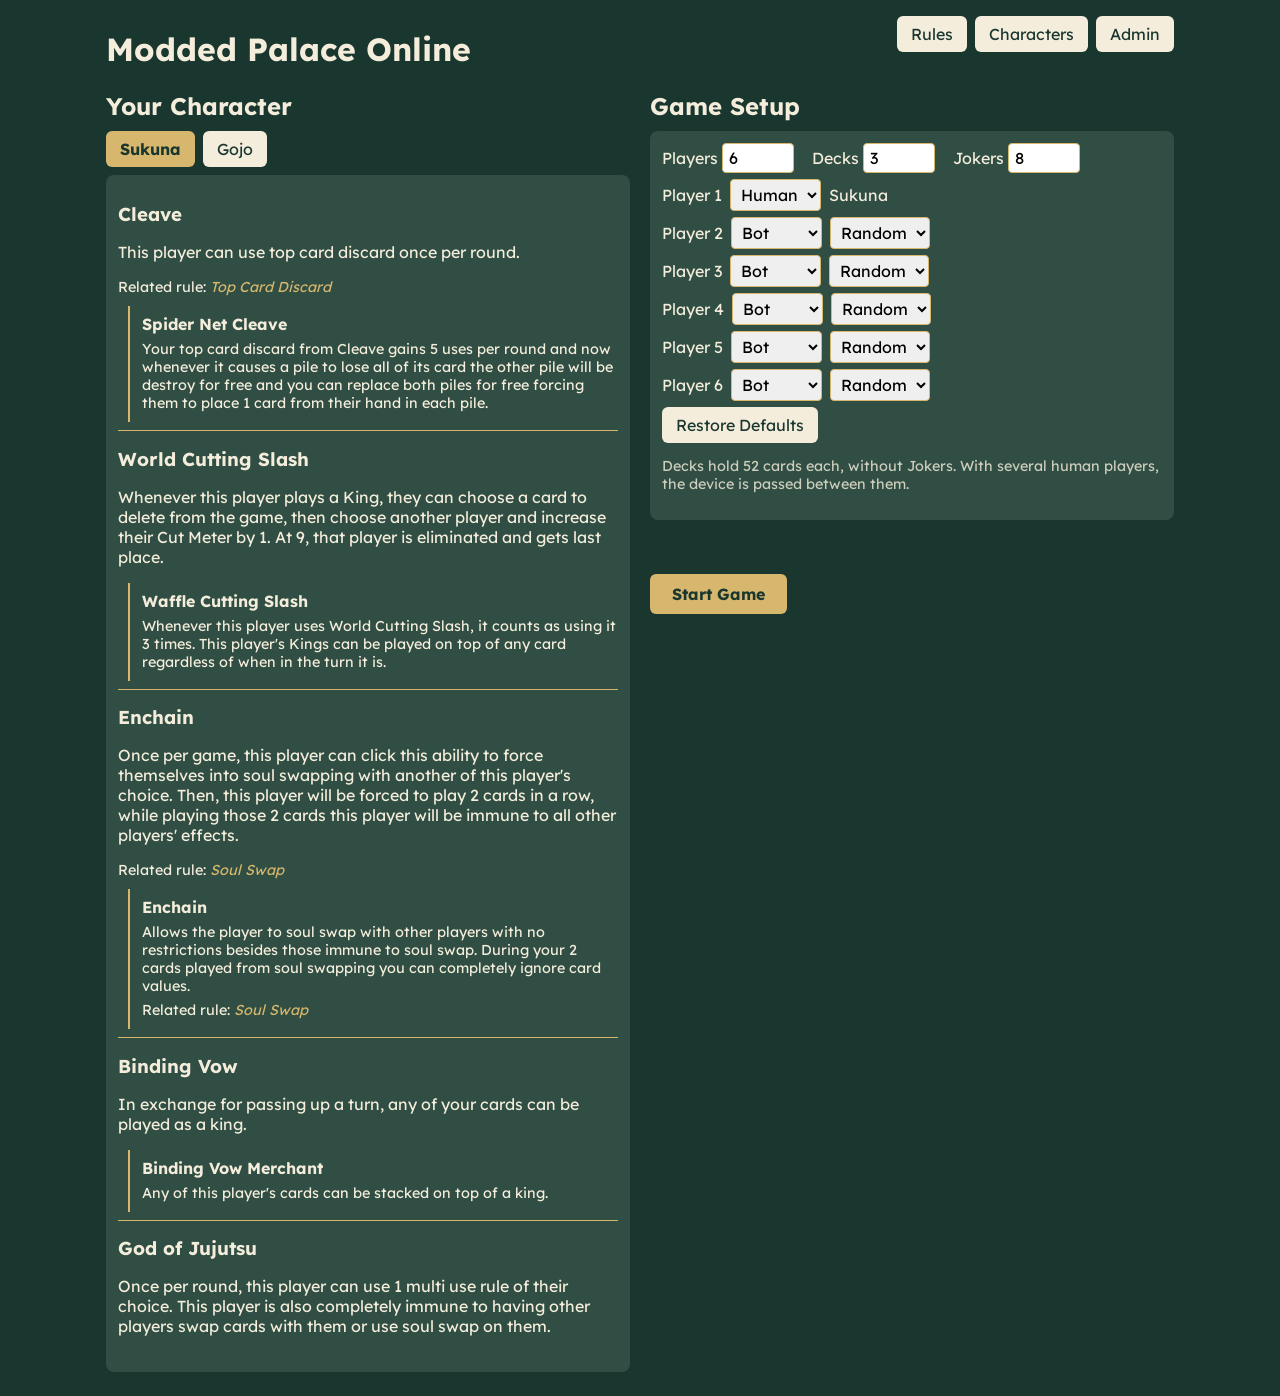
<file: modded-palace-website/index.html>
<!DOCTYPE html>
<html lang="en">
	<head>
		<meta charset="utf-8">
		<meta name="viewport" content="width=device-width, initial-scale=1">
		<title>Modded Palace Online</title>
		<link href='https://fonts.googleapis.com/css?family=Lexend' rel='stylesheet'>
		<link rel="stylesheet" type="text/css" href="style.css">
		<script>
			window.addEventListener("error", (event) => {
				const loading = document.getElementById("loading");
				const message = document.getElementById("loading-text");
				if (!loading || loading.hidden || !message) return;
				if (event.target && event.target.tagName === "SCRIPT") {
					message.textContent = "Could not load " + event.target.src.split("/").pop() + ".";
				} else {
					message.textContent = "Could not start: " + (event.message || "JavaScript error");
				}
			}, true);
		</script>
		<script src="game-engine.js" defer></script>
		<script src="script.js" defer></script>
	</head>
	<body>
		<div id="loading">
			<h1>Modded Palace Online</h1>
			<p id="loading-text">Loading the game...</p>
		</div>

		<main id="setup" hidden>
			<header>
				<h1>Modded Palace Online</h1>
				<div class="toolbar">
					<a class="button-link" href="#rules">Rules</a>
					<a class="button-link" href="#characters">Characters</a>
					<button class="open-admin" type="button">Admin</button>
				</div>
			</header>
			<div class="columns">
				<section>
					<h2>Your Character</h2>
					<div id="character-list" class="list"></div>
					<div id="character-details" class="panel" aria-live="polite"></div>
				</section>
				<section>
					<h2>Game Setup</h2>
					<div class="panel">
						<label>Players <input id="player-count" type="number" min="2"></label>
						<label>Decks <input id="deck-count" type="number" min="1"></label>
						<label>Jokers <input id="joker-count" type="number" min="0"></label>
						<div id="player-rows"></div>
						<button id="restore-defaults" type="button">Restore Defaults</button>
						<p class="hint">Decks hold 52 cards each, without Jokers. With several human players, the device is passed between them.</p>
					</div>
					<p id="setup-error" class="error"></p>
					<button id="start" type="button" class="primary">Start Game</button>
				</section>
			</div>
		</main>

		<main id="game" hidden>
			<header>
				<div id="status"></div>
				<div class="toolbar">
					<a class="button-link" href="#action-log">Action Log</a>
					<a class="button-link" href="#rules">Rules</a>
					<a class="button-link" href="#characters">Characters</a>
					<button class="open-admin" type="button">Admin</button>
					<button id="new-game" type="button">New Game</button>
				</div>
			</header>
			<div id="table-layout" class="table-layout">
				<aside id="left-players" class="opponent-rail" aria-label="Opponents on the left"></aside>
				<section id="center-table" aria-label="Table">
					<section id="top-piles" class="top-piles" aria-label="Destroyed and deleted piles"></section>
					<p id="play-prompt" aria-live="polite"></p>
					<div class="center-piles">
						<div id="draw-pile-left"></div>
						<div id="discard-piles"></div>
						<div id="draw-pile-right"></div>
					</div>
				</section>
				<aside id="right-players" class="opponent-rail" aria-label="Opponents on the right"></aside>
				<section id="hand-area" aria-label="Your Cards">
					<div class="hand-header">
						<strong class="hand-player-label">You</strong>
						<h2 id="hand-title"></h2>
					</div>
					<div class="hand-content">
						<div id="cards" class="cards"></div>
						<div class="hand-controls">
							<div id="draw-choice"></div>
							<div id="actions" class="actions"></div>
						</div>
					</div>
				</section>
			</div>
		</main>

		<main class="reference-page" id="rules" hidden>
			<header class="reference-header">
				<h1>Palace Rules</h1>
				<div class="toolbar">
					<a class="button-link" href="#characters">Characters</a>
					<a class="button-link" href="#action-log">Action Log</a>
					<a class="button-link" data-return href="#setup">Return to game</a>
				</div>
			</header>

			<section class="panel">
				<h2>Goal</h2>
				<p>Get rid of all of your cards before everyone else. Cards are played from your hand first, then your face-up cards, then your face-down cards. Players who run out finish in order; the last player left is last place.</p>
			</section>
			<section class="panel">
				<h2>Setup</h2>
				<p>Every player is dealt 3 face-down cards and 6 cards in hand, then keeps 3 of the 6 face-up on the table. The rest of the deck is split into two draw piles. One card from each draw pile starts the two discard piles (a Joker is reshuffled back; a 10 destroys its pile right away).</p>
				<p>You choose the number of players (human or bot), the number of 52-card decks and the number of Jokers before the game starts.</p>
			</section>
			<section class="panel">
				<h2>Taking a Turn</h2>
				<p>There are two discard piles. On your turn you choose one of them and play at least one card on it. Any extra cards you play in the same turn must go on that same pile. Press End turn when you are done.</p>
				<p>Your hand is topped up to 3 cards after each play while the draw piles last. Face-up cards can only be played once your hand and both draw piles are empty, and face-down cards after that (you play them blind).</p>
				<p>The first card you play must be equal to or higher than the top card of the pile (Jack 11, Queen 12, King 13, Ace 14). An empty pile accepts anything.</p>
				<p>After your first card, you can keep stacking on the pile you just played on, as long as each card is the same value as the top card or exactly one higher.</p>
			</section>
			<section class="panel">
				<h2>Special Cards</h2>
				<p><strong>2:</strong> Can be played on anything as your first card, and later only on top of an Ace or another 2.</p>
				<p><strong>10:</strong> As the first card of your turn it can be played on anything. Any 10 destroys the whole pile it is played on, moving it to the destroyed pile.</p>
				<p><strong>Joker:</strong> Wild. You choose its value from 2 to 14 when you play it. A Joker in hand before you play can also be spent to evolve an ability. Face-Down Jokers count as Aces.</p>
				<p><strong>Ace:</strong> The highest card. Only an Ace, a 2, a 10 or a Joker can go on top of an Ace.</p>
			</section>
			<section class="panel">
				<h2>Picking Up</h2>
				<p>If you cannot play, or your first card is illegal, you pick up both discard piles and your turn ends. An illegal card after your first play is blocked and ends your turn without picking anything up. A face-down card that turns out to be illegal also makes you pick up both piles.</p>
			</section>
			<section class="panel">
				<h2>Characters, Abilities, and Evolutions</h2>
				<p>Each player has a character with abilities. Some abilities can evolve: spend a Joker from your hand before you play any card and your turn ends, but the ability becomes its evolved version. Evolved abilities keep the base ability's behavior unless stated otherwise.</p>
				<p>Abilities whose name contains (Domain) are domains and follow Domain Clashing. See the <a href="#characters">character descriptions</a>.</p>
			</section>
			<section class="panel" id="multi-use-rules">
				<h2>Multi-use Rules</h2>
				<p>Abilities are built from these reusable rules. Characters can gain them from their abilities, and God of Jujutsu lets its owner use any of them.</p>
				<article class="track" id="top-card-discard"><h3>Top Card Discard</h3><p>On your turn, remove the top card from one chosen discard pile and move it to the destroyed pile. This rule can be used once per round.</p></article>
				<article class="track" id="stack-destroy"><h3>Stack Destroy</h3><p>When you play a card with the same value as the top card you played on that pile, destroy the entire pile, including both cards. This rule can trigger multiple times in a round.</p></article>
				<article class="track" id="i-t"><h3>I-T</h3><p>This player is immune to all effects from other players.</p></article>
				<article class="track" id="quick-grab"><h3>Quick Grab</h3><p>When another player plays a specific card value, this player can add that card and add it to their own hand.</p></article>
				<article class="track" id="soul-swap"><h3>Soul Swap</h3><p>Two players swap all their cards, including face-up and face-down cards.</p></article>
				<article class="track" id="card-swapping"><h3>Card Swapping</h3><p>This player can swap a specific card for another as long as they can see the card.</p></article>
				<article class="track" id="reveal"><h3>Reveal</h3><p>Every player this is applied to has to reveal one card of their choice that is hidden from other players. This lasts until the card is played.</p></article>
				<article class="track" id="rescue-draw"><h3>Rescue Draw</h3><p>Once every 2 rounds you can choose to draw 2 cards from the draw pile or if the draw pile is gone you can take 1 card of your choice from the destroyed pile.</p></article>
				<article class="track" id="full-hand"><h3>Full Hand</h3><p>This player picks up all of their face-up and face-down cards and adds them to their hand.</p></article>
			</section>
			<section class="panel" id="domain-clashing">
				<h2>Domain Clashing</h2>
				<p>Any ability with (Domain) in its name is a domain. If anyone opens a domain, anyone with a domain, even an upgraded one they haven't unlocked, can instantly open theirs to clash. Without the domain unlocked, you can decrease its refinement by 1, expend a Joker from your hand, or exchange one of your upgraded abilities.</p>
				<ul>
					<li>Every round that passes while clashing, the refinement of all clashing domains decreases by 1; at 0 the domain breaks.</li>
					<li>A player who has their turn canceled or picks up the piles has their domain shatter instantly.</li>
					<li>A domain with greater refinement than an opponent's shatters that opponent's domain at the end of the round.</li>
					<li>Each turn while clashing you may draw a card: a royal (Jack, Queen, King) blocks the next refinement decrease, a Joker adds 1 refinement, and a 2-5 removes 1 refinement.</li>
					<li>Domain effects are disabled while domains are clashing.</li>
					<li>With 3 or more domains open, a player who isn't clashing can expend a Joker to decrease one domain's refinement by 1.</li>
					<li>A domain stays open until it breaks, shatters, a player picks up the piles or has a turn canceled, or its time limit runs out (usually 3 rounds, set per domain).</li>
					<li>An "open" domain can't break during a clash, but if an opponent's refinement is higher, their domain's effect still lands.</li>
				</ul>
			</section>
		</main>

		<main class="reference-page" id="characters" hidden>
			<header class="reference-header">
				<h1>Palace Characters</h1>
				<div class="toolbar">
					<a class="button-link" href="#rules">Rules</a>
					<a class="button-link" href="#action-log">Action Log</a>
					<a class="button-link" data-return href="#setup">Return to game</a>
				</div>
			</header>
			<p class="reference-intro">Choose a character in the game setup. Each character has five abilities; some abilities can evolve by spending a Joker before playing a card.</p>
			<section class="panel character-sheet" id="sukuna" data-character="Sukuna">
				<h2>Sukuna</h2>
				<article class="track" id="cleave">
					<h3>Cleave</h3>
					<p>This player can use top card discard once per round.</p>
					<p class="rule-links">Related rule: <a href="#top-card-discard">Top Card Discard</a></p>
					<div class="evolution"><h4>Spider Net Cleave</h4><p>Your top card discard from Cleave gains 5 uses per round and now whenever it causes a pile to lose all of its card the other pile will be destroy for free and you can replace both piles for free forcing them to place 1 card from their hand in each pile.</p></div>
				</article>
				<article class="track" id="world-cutting-slash">
					<h3>World Cutting Slash</h3>
					<p>Whenever this player plays a King, they can choose a card to delete from the game, then choose another player and increase their Cut Meter by 1. At 9, that player is eliminated and gets last place.</p>
					<div class="evolution"><h4>Waffle Cutting Slash</h4><p>Whenever this player uses World Cutting Slash, it counts as using it 3 times. This player's Kings can be played on top of any card regardless of when in the turn it is.</p></div>
				</article>
				<article class="track" id="enchain">
					<h3>Enchain</h3>
					<p>Once per game, this player can click this ability to force themselves into soul swapping with another of this player's choice. Then, this player will be forced to play 2 cards in a row, while playing those 2 cards this player will be immune to all other players' effects.</p>
					<p class="rule-links">Related rule: <a href="#soul-swap">Soul Swap</a></p>
					<div class="evolution"><h4>Enchain</h4><p>Allows the player to soul swap with other players with no restrictions besides those immune to soul swap. During your 2 cards played from soul swapping you can completely ignore card values.</p><p class="rule-links">Related rule: <a href="#soul-swap">Soul Swap</a></p></div>
				</article>
				<article class="track" id="binding-vow">
					<h3>Binding Vow</h3>
					<p>In exchange for passing up a turn, any of your cards can be played as a king.</p>
					<div class="evolution"><h4>Binding Vow Merchant</h4><p>Any of this player's cards can be stacked on top of a king.</p></div>
				</article>
				<article class="track" id="god-of-jujutsu">
					<h3>God of Jujutsu</h3>
					<p>Once per round, this player can use 1 multi use rule of their choice. This player is also completely immune to having other players swap cards with them or use soul swap on them.</p>
				</article>
			</section>
			<section class="panel character-sheet" id="gojo" data-character="Gojo">
				<h2>Gojo</h2>
				<article class="track" id="hollow-purple">
					<h3>Hollow Purple</h3>
					<p>This player gains the ability to stack destroy.</p>
					<p class="rule-links">Related rule: <a href="#stack-destroy">Stack Destroy</a></p>
					<div class="evolution"><h4>Max Purple</h4><p>When this player plays 3 cards in a row it will activate stack destroy as if they stacked 2 cards in a row.</p></div>
				</article>
				<article class="track" id="limitless-barrier">
					<h3>Limitless Barrier</h3>
					<p>Whenever this player plays an Ace, they will gain a passive for however many they stacked. For 1 Ace, the player will gain I-T for 2 rounds. For 2 Aces, they will gain all of the previously listed abilities along with being able to pick up one of their face-down cards. For 3 Aces, the player will be able to pick up all of their face-down cards, along with I-T being applied for 3 rounds. Should 4 Aces be played, this player will be able to replace their hand with cards from the deleted pile along with this ability instantly being upgraded.</p>
					<p class="rule-links">Related rule: <a href="#i-t">I-T</a></p>
					<div class="evolution"><h4>Perfected Limitless</h4><p>When this ability is evolved this player will gain I-T for the rest of the game along with gaining the Quick Grab ability for Aces.</p><p class="rule-links">Related rules: <a href="#i-t">I-T</a>, <a href="#quick-grab">Quick Grab</a></p></div>
				</article>
				<article class="track" id="lapse-blue">
					<h3>Lapse Blue</h3>
					<p>Card Swapping with 5's and apply reveal on every other player when swapping cards.</p>
					<p class="rule-links">Related rules: <a href="#card-swapping">Card Swapping</a>, <a href="#reveal">Reveal</a></p>
					<div class="evolution"><h4>Reversal Red</h4><p>The user can use card swapping with the card values of 6 and 9 now along with gaining rescue draw.</p><p class="rule-links">Related rules: <a href="#card-swapping">Card Swapping</a>, <a href="#rescue-draw">Rescue Draw</a></p></div>
				</article>
				<article class="track" id="six-eyes">
					<h3>Six Eyes</h3>
					<p>Once per turn, this player can choose to either view one of their face-down cards or see someone else's hand.</p>
					<div class="evolution"><h4>Mastered Six Eyes</h4><p>This player gains full hand along with being able to check any other player's cards at the start of their turn. Before drawing they are allowed to view the top 3 cards in both draw piles and choose 1 of them to draw.</p><p class="rule-links">Related rule: <a href="#full-hand">Full Hand</a></p></div>
				</article>
				<article class="track" id="simple-domain">
					<h3>Simple Domain</h3>
					<p>Once per game, This player grants themselves a domain refinement of 3. This player can also 1 time per round discard a card in their hand to remove a negative effect from themselves.</p>
				</article>
			</section>
		</main>

		<main class="reference-page" id="action-log" hidden>
			<header class="reference-header">
				<h1>Action Log</h1>
				<div class="toolbar">
					<a class="button-link" href="#rules">Rules</a>
					<a class="button-link" href="#characters">Characters</a>
					<a class="button-link" data-return href="#game">Return to game</a>
				</div>
			</header>
			<section class="panel">
				<pre id="action-log-content"></pre>
			</section>
		</main>

		<div id="modal" class="overlay" hidden>
			<div class="dialog">
				<h3 id="modal-title"></h3>
				<div id="modal-body"></div>
				<div id="modal-buttons"></div>
			</div>
		</div>

		<div id="ability-tooltip" class="ability-tooltip" role="tooltip" hidden>
			<strong class="ability-tooltip-title"></strong>
			<p class="ability-tooltip-description"></p>
		</div>

	</body>
</html>
</file>
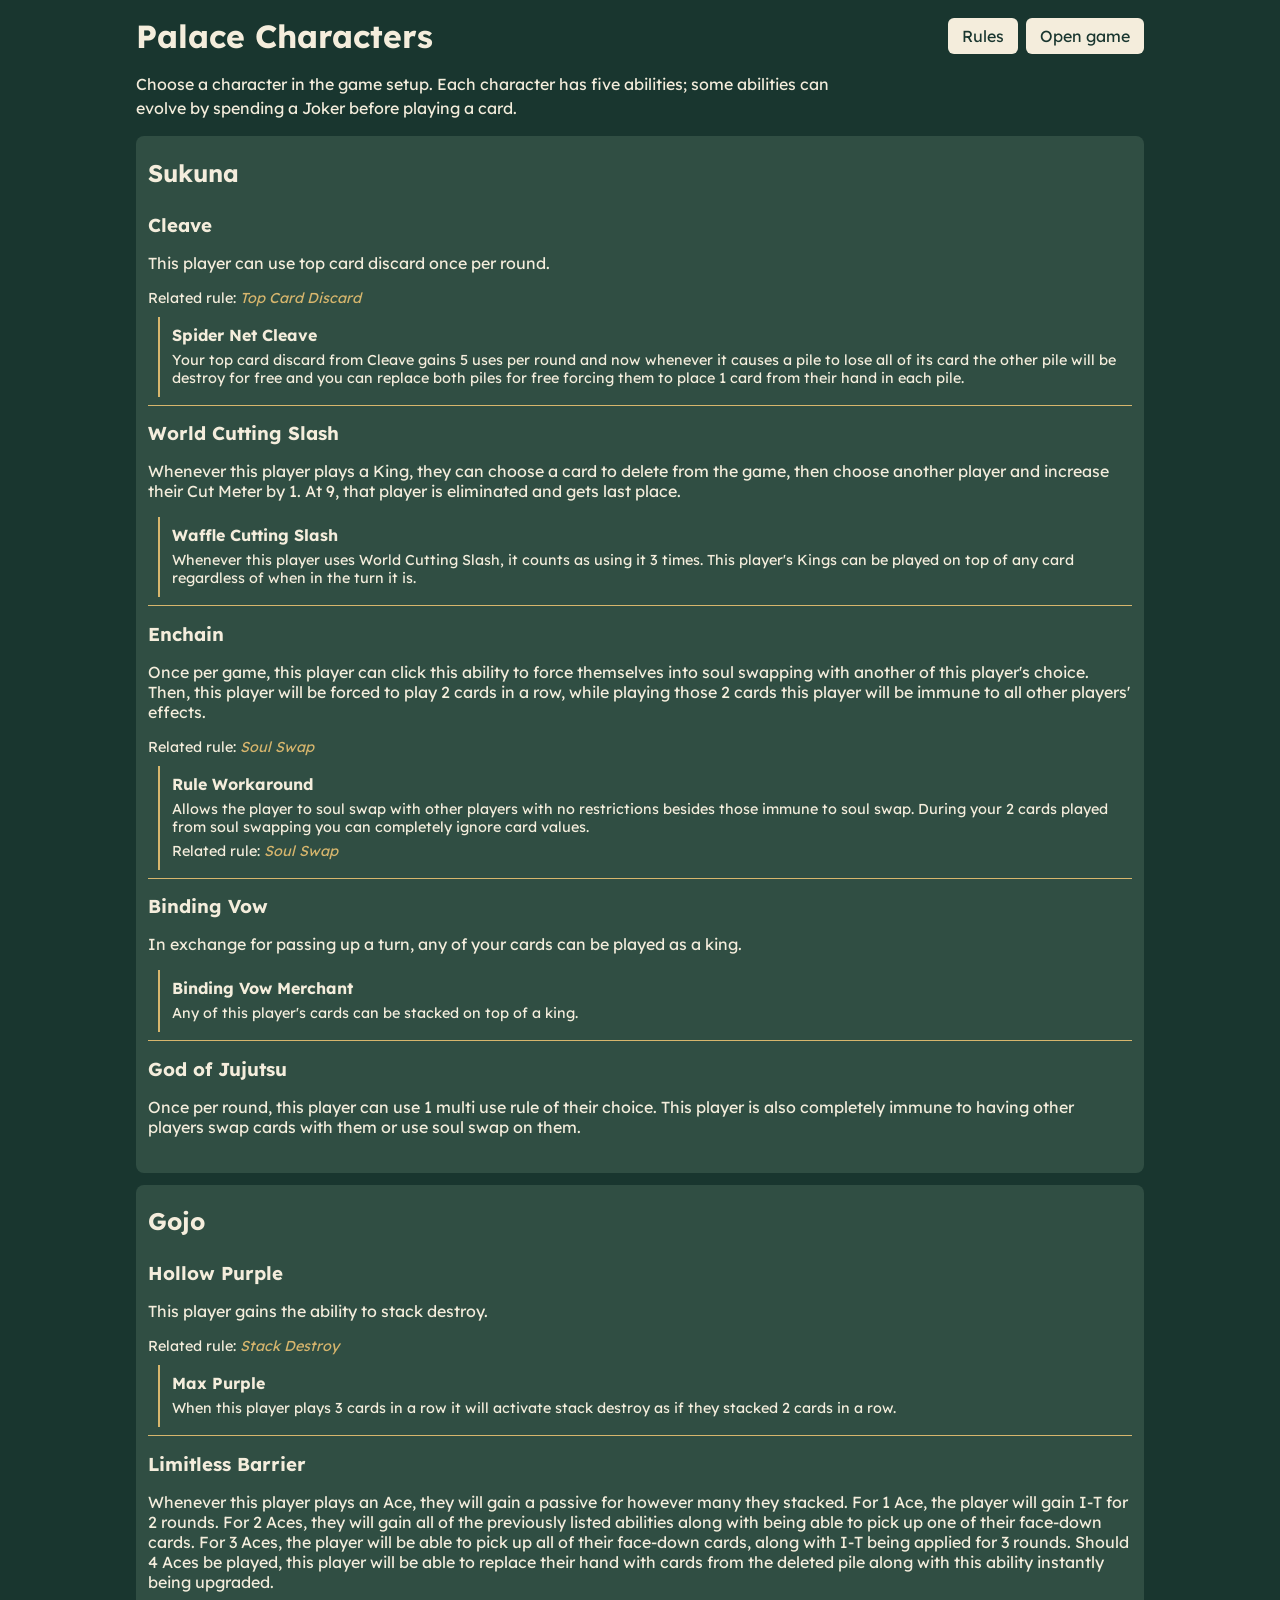
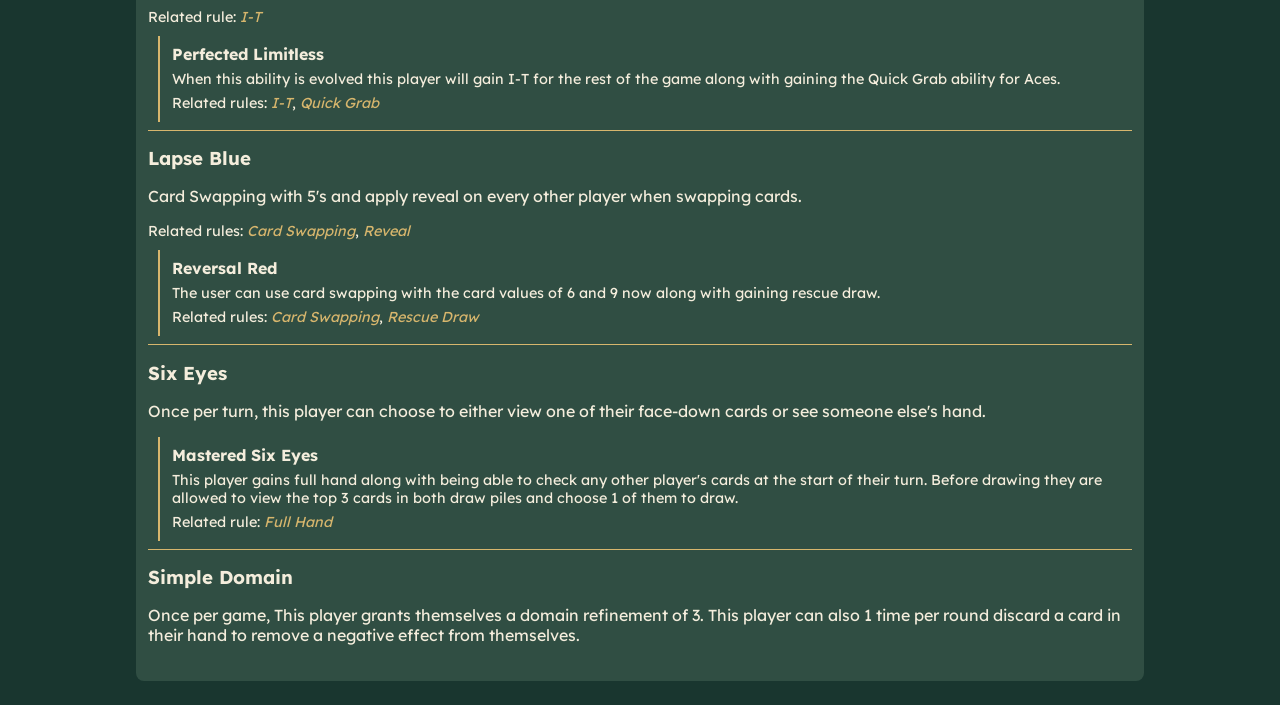
<file: modded-palace-website/characters.html>
<!DOCTYPE html>
<html lang="en">
	<head>
		<meta charset="utf-8">
		<meta name="viewport" content="width=device-width, initial-scale=1">
		<title>Palace Characters</title>
		<link href="https://fonts.googleapis.com/css?family=Lexend" rel="stylesheet">
		<link rel="stylesheet" href="style.css">
	</head>
	<body>
		<main class="reference-page" id="characters-page">
			<header class="reference-header">
				<h1>Palace Characters</h1>
				<div class="toolbar">
					<a class="button-link" href="rules.html" target="_blank" rel="noopener">Rules</a>
					<a class="button-link" href="index.html" target="_blank" rel="noopener">Open game</a>
				</div>
			</header>
			<p class="reference-intro">Choose a character in the game setup. Each character has five abilities; some abilities can evolve by spending a Joker before playing a card.</p>

			<section class="panel character-sheet" id="sukuna" data-character="Sukuna">
				<h2>Sukuna</h2>
				<article class="track" id="cleave">
					<h3>Cleave</h3>
					<p>This player can use top card discard once per round.</p>
					<p class="rule-links">Related rule: <a href="rules.html#top-card-discard" target="_blank" rel="noopener">Top Card Discard</a></p>
					<div class="evolution"><h4>Spider Net Cleave</h4><p>Your top card discard from Cleave gains 5 uses per round and now whenever it causes a pile to lose all of its card the other pile will be destroy for free and you can replace both piles for free forcing them to place 1 card from their hand in each pile.</p></div>
				</article>
				<article class="track" id="world-cutting-slash">
					<h3>World Cutting Slash</h3>
					<p>Whenever this player plays a King, they can choose a card to delete from the game, then choose another player and increase their Cut Meter by 1. At 9, that player is eliminated and gets last place.</p>
					<div class="evolution"><h4>Waffle Cutting Slash</h4><p>Whenever this player uses World Cutting Slash, it counts as using it 3 times. This player's Kings can be played on top of any card regardless of when in the turn it is.</p></div>
				</article>
				<article class="track" id="enchain">
					<h3>Enchain</h3>
					<p>Once per game, this player can click this ability to force themselves into soul swapping with another of this player's choice. Then, this player will be forced to play 2 cards in a row, while playing those 2 cards this player will be immune to all other players' effects.</p>
					<p class="rule-links">Related rule: <a href="rules.html#soul-swap" target="_blank" rel="noopener">Soul Swap</a></p>
					<div class="evolution"><h4>Rule Workaround</h4><p>Allows the player to soul swap with other players with no restrictions besides those immune to soul swap. During your 2 cards played from soul swapping you can completely ignore card values.</p><p class="rule-links">Related rule: <a href="rules.html#soul-swap" target="_blank" rel="noopener">Soul Swap</a></p></div>
				</article>
				<article class="track" id="binding-vow">
					<h3>Binding Vow</h3>
					<p>In exchange for passing up a turn, any of your cards can be played as a king.</p>
					<div class="evolution"><h4>Binding Vow Merchant</h4><p>Any of this player's cards can be stacked on top of a king.</p></div>
				</article>
				<article class="track" id="god-of-jujutsu">
					<h3>God of Jujutsu</h3>
					<p>Once per round, this player can use 1 multi use rule of their choice. This player is also completely immune to having other players swap cards with them or use soul swap on them.</p>
				</article>
			</section>

			<section class="panel character-sheet" id="gojo" data-character="Gojo">
				<h2>Gojo</h2>
				<article class="track" id="hollow-purple">
					<h3>Hollow Purple</h3>
					<p>This player gains the ability to stack destroy.</p>
					<p class="rule-links">Related rule: <a href="rules.html#stack-destroy" target="_blank" rel="noopener">Stack Destroy</a></p>
					<div class="evolution"><h4>Max Purple</h4><p>When this player plays 3 cards in a row it will activate stack destroy as if they stacked 2 cards in a row.</p></div>
				</article>
				<article class="track" id="limitless-barrier">
					<h3>Limitless Barrier</h3>
					<p>Whenever this player plays an Ace, they will gain a passive for however many they stacked. For 1 Ace, the player will gain I-T for 2 rounds. For 2 Aces, they will gain all of the previously listed abilities along with being able to pick up one of their face-down cards. For 3 Aces, the player will be able to pick up all of their face-down cards, along with I-T being applied for 3 rounds. Should 4 Aces be played, this player will be able to replace their hand with cards from the deleted pile along with this ability instantly being upgraded.</p>
					<p class="rule-links">Related rule: <a href="rules.html#i-t" target="_blank" rel="noopener">I-T</a></p>
					<div class="evolution"><h4>Perfected Limitless</h4><p>When this ability is evolved this player will gain I-T for the rest of the game along with gaining the Quick Grab ability for Aces.</p><p class="rule-links">Related rules: <a href="rules.html#i-t" target="_blank" rel="noopener">I-T</a>, <a href="rules.html#quick-grab" target="_blank" rel="noopener">Quick Grab</a></p></div>
				</article>
				<article class="track" id="lapse-blue">
					<h3>Lapse Blue</h3>
					<p>Card Swapping with 5's and apply reveal on every other player when swapping cards.</p>
					<p class="rule-links">Related rules: <a href="rules.html#card-swapping" target="_blank" rel="noopener">Card Swapping</a>, <a href="rules.html#reveal" target="_blank" rel="noopener">Reveal</a></p>
					<div class="evolution"><h4>Reversal Red</h4><p>The user can use card swapping with the card values of 6 and 9 now along with gaining rescue draw.</p><p class="rule-links">Related rules: <a href="rules.html#card-swapping" target="_blank" rel="noopener">Card Swapping</a>, <a href="rules.html#rescue-draw" target="_blank" rel="noopener">Rescue Draw</a></p></div>
				</article>
				<article class="track" id="six-eyes">
					<h3>Six Eyes</h3>
					<p>Once per turn, this player can choose to either view one of their face-down cards or see someone else's hand.</p>
					<div class="evolution"><h4>Mastered Six Eyes</h4><p>This player gains full hand along with being able to check any other player's cards at the start of their turn. Before drawing they are allowed to view the top 3 cards in both draw piles and choose 1 of them to draw.</p><p class="rule-links">Related rule: <a href="rules.html#full-hand" target="_blank" rel="noopener">Full Hand</a></p></div>
				</article>
				<article class="track" id="simple-domain">
					<h3>Simple Domain</h3>
					<p>Once per game, This player grants themselves a domain refinement of 3. This player can also 1 time per round discard a card in their hand to remove a negative effect from themselves.</p>
				</article>
			</section>
		</main>
	</body>
</html>
</file>
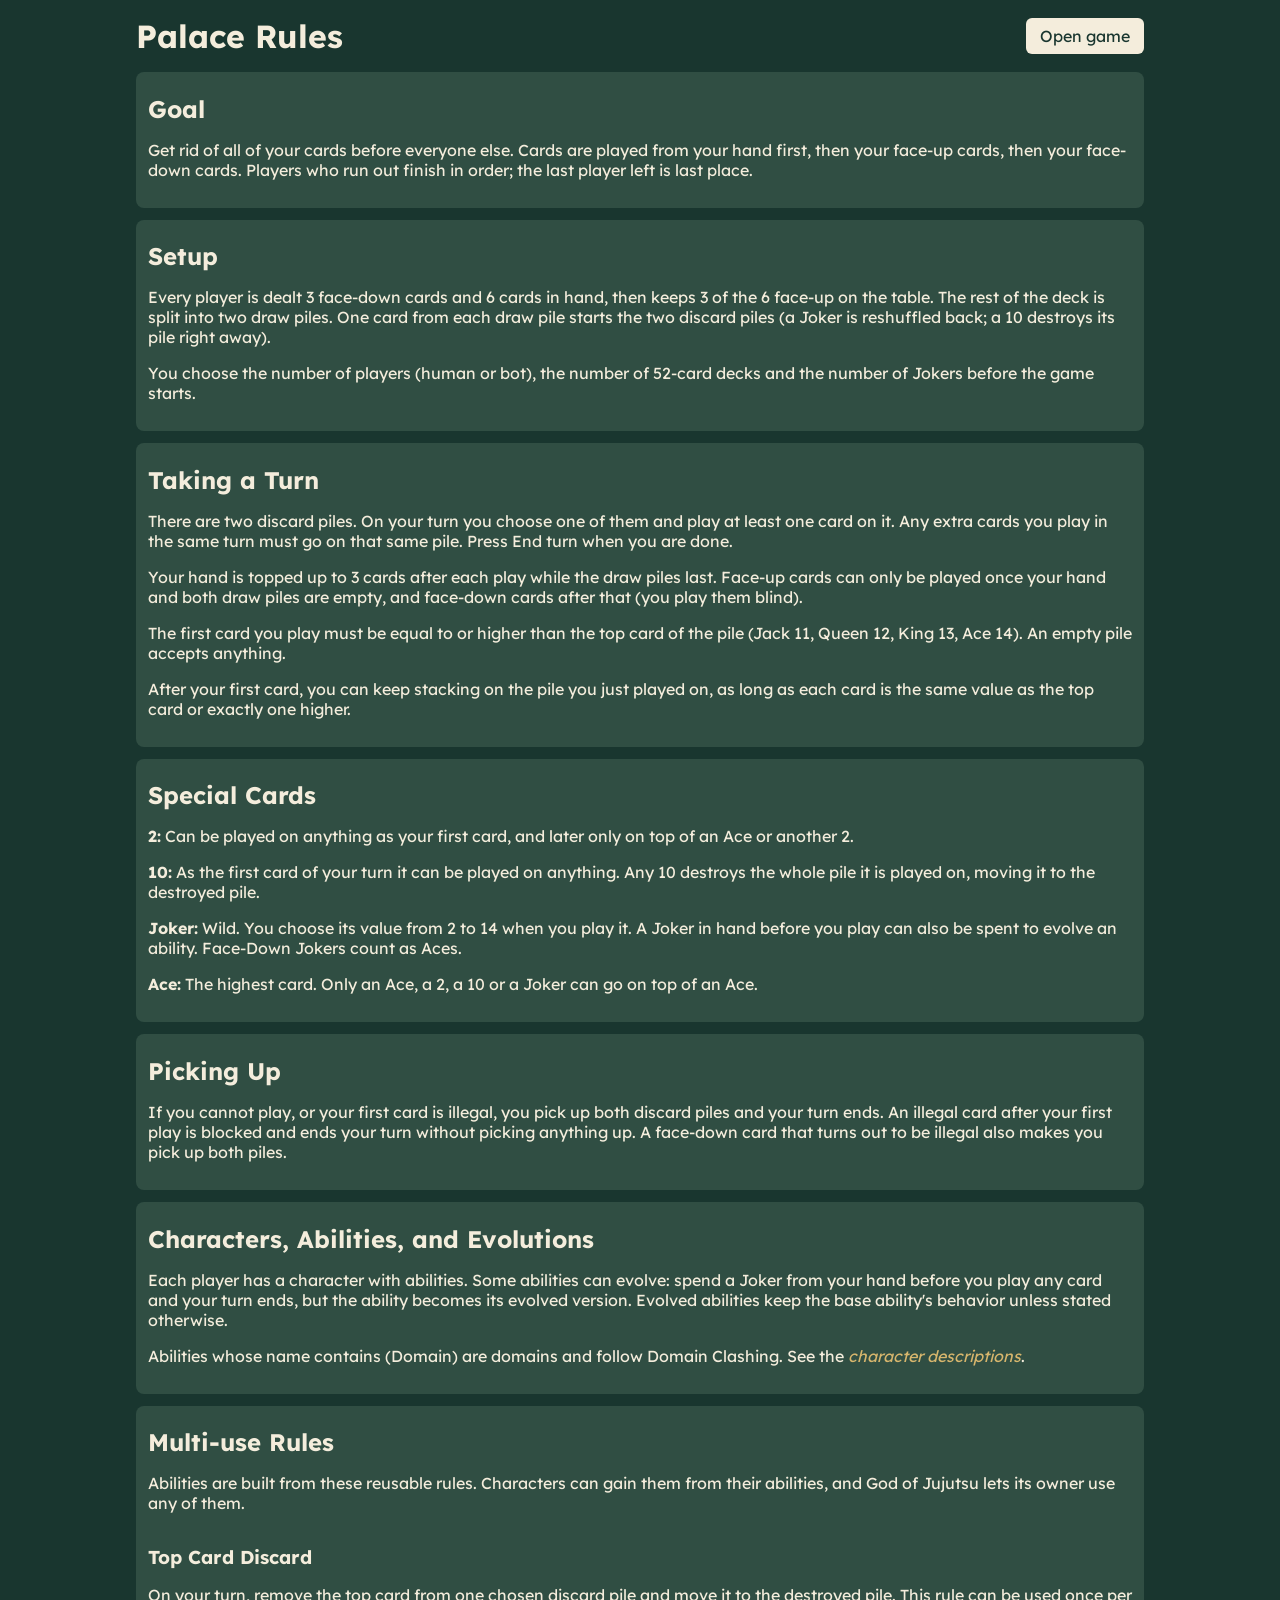
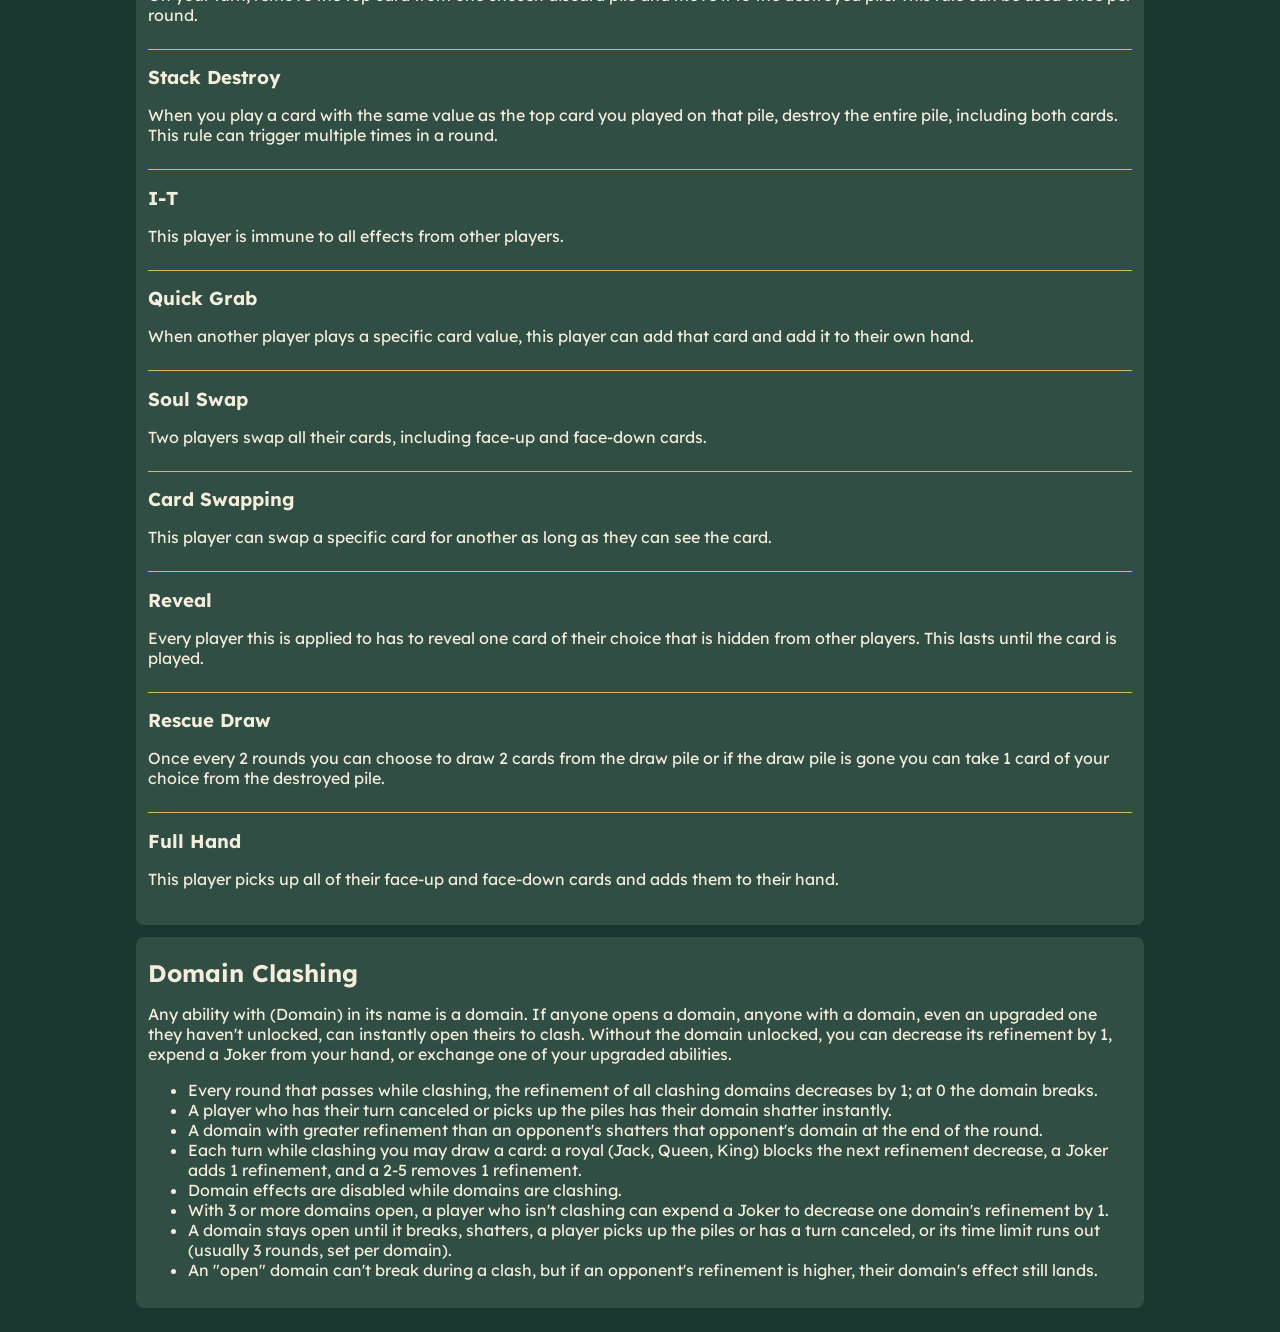
<file: modded-palace-website/rules.html>
<!DOCTYPE html>
<html lang="en">
	<head>
		<meta charset="utf-8">
		<meta name="viewport" content="width=device-width, initial-scale=1">
		<title>Palace Rules</title>
		<link href="https://fonts.googleapis.com/css?family=Lexend" rel="stylesheet">
		<link rel="stylesheet" href="style.css">
	</head>
	<body>
		<main class="reference-page" id="rules-page">
			<header class="reference-header">
				<h1>Palace Rules</h1>
				<a class="button-link" href="index.html" target="_blank" rel="noopener">Open game</a>
			</header>

			<section class="panel">
				<h2>Goal</h2>
				<p>Get rid of all of your cards before everyone else. Cards are played from your hand first, then your face-up cards, then your face-down cards. Players who run out finish in order; the last player left is last place.</p>
			</section>

			<section class="panel">
				<h2>Setup</h2>
				<p>Every player is dealt 3 face-down cards and 6 cards in hand, then keeps 3 of the 6 face-up on the table. The rest of the deck is split into two draw piles. One card from each draw pile starts the two discard piles (a Joker is reshuffled back; a 10 destroys its pile right away).</p>
				<p>You choose the number of players (human or bot), the number of 52-card decks and the number of Jokers before the game starts.</p>
			</section>

			<section class="panel">
				<h2>Taking a Turn</h2>
				<p>There are two discard piles. On your turn you choose one of them and play at least one card on it. Any extra cards you play in the same turn must go on that same pile. Press End turn when you are done.</p>
				<p>Your hand is topped up to 3 cards after each play while the draw piles last. Face-up cards can only be played once your hand and both draw piles are empty, and face-down cards after that (you play them blind).</p>
				<p>The first card you play must be equal to or higher than the top card of the pile (Jack 11, Queen 12, King 13, Ace 14). An empty pile accepts anything.</p>
				<p>After your first card, you can keep stacking on the pile you just played on, as long as each card is the same value as the top card or exactly one higher.</p>
			</section>

			<section class="panel">
				<h2>Special Cards</h2>
				<p><strong>2:</strong> Can be played on anything as your first card, and later only on top of an Ace or another 2.</p>
				<p><strong>10:</strong> As the first card of your turn it can be played on anything. Any 10 destroys the whole pile it is played on, moving it to the destroyed pile.</p>
				<p><strong>Joker:</strong> Wild. You choose its value from 2 to 14 when you play it. A Joker in hand before you play can also be spent to evolve an ability. Face-Down Jokers count as Aces.</p>
				<p><strong>Ace:</strong> The highest card. Only an Ace, a 2, a 10 or a Joker can go on top of an Ace.</p>
			</section>

			<section class="panel">
				<h2>Picking Up</h2>
				<p>If you cannot play, or your first card is illegal, you pick up both discard piles and your turn ends. An illegal card after your first play is blocked and ends your turn without picking anything up. A face-down card that turns out to be illegal also makes you pick up both piles.</p>
			</section>

			<section class="panel">
				<h2>Characters, Abilities, and Evolutions</h2>
				<p>Each player has a character with abilities. Some abilities can evolve: spend a Joker from your hand before you play any card and your turn ends, but the ability becomes its evolved version. Evolved abilities keep the base ability's behavior unless stated otherwise.</p>
				<p>Abilities whose name contains (Domain) are domains and follow Domain Clashing. See the <a href="characters.html" target="_blank" rel="noopener">character descriptions</a>.</p>
			</section>

			<section class="panel" id="multi-use-rules">
				<h2>Multi-use Rules</h2>
				<p>Abilities are built from these reusable rules. Characters can gain them from their abilities, and God of Jujutsu lets its owner use any of them.</p>
				<article class="track" id="top-card-discard"><h3>Top Card Discard</h3><p>On your turn, remove the top card from one chosen discard pile and move it to the destroyed pile. This rule can be used once per round.</p></article>
				<article class="track" id="stack-destroy"><h3>Stack Destroy</h3><p>When you play a card with the same value as the top card you played on that pile, destroy the entire pile, including both cards. This rule can trigger multiple times in a round.</p></article>
				<article class="track" id="i-t"><h3>I-T</h3><p>This player is immune to all effects from other players.</p></article>
				<article class="track" id="quick-grab"><h3>Quick Grab</h3><p>When another player plays a specific card value, this player can add that card and add it to their own hand.</p></article>
				<article class="track" id="soul-swap"><h3>Soul Swap</h3><p>Two players swap all their cards, including face-up and face-down cards.</p></article>
				<article class="track" id="card-swapping"><h3>Card Swapping</h3><p>This player can swap a specific card for another as long as they can see the card.</p></article>
				<article class="track" id="reveal"><h3>Reveal</h3><p>Every player this is applied to has to reveal one card of their choice that is hidden from other players. This lasts until the card is played.</p></article>
				<article class="track" id="rescue-draw"><h3>Rescue Draw</h3><p>Once every 2 rounds you can choose to draw 2 cards from the draw pile or if the draw pile is gone you can take 1 card of your choice from the destroyed pile.</p></article>
				<article class="track" id="full-hand"><h3>Full Hand</h3><p>This player picks up all of their face-up and face-down cards and adds them to their hand.</p></article>
			</section>

			<section class="panel" id="domain-clashing">
				<h2>Domain Clashing</h2>
				<p>Any ability with (Domain) in its name is a domain. If anyone opens a domain, anyone with a domain, even an upgraded one they haven't unlocked, can instantly open theirs to clash. Without the domain unlocked, you can decrease its refinement by 1, expend a Joker from your hand, or exchange one of your upgraded abilities.</p>
				<ul>
					<li>Every round that passes while clashing, the refinement of all clashing domains decreases by 1; at 0 the domain breaks.</li>
					<li>A player who has their turn canceled or picks up the piles has their domain shatter instantly.</li>
					<li>A domain with greater refinement than an opponent's shatters that opponent's domain at the end of the round.</li>
					<li>Each turn while clashing you may draw a card: a royal (Jack, Queen, King) blocks the next refinement decrease, a Joker adds 1 refinement, and a 2-5 removes 1 refinement.</li>
					<li>Domain effects are disabled while domains are clashing.</li>
					<li>With 3 or more domains open, a player who isn't clashing can expend a Joker to decrease one domain's refinement by 1.</li>
					<li>A domain stays open until it breaks, shatters, a player picks up the piles or has a turn canceled, or its time limit runs out (usually 3 rounds, set per domain).</li>
					<li>An "open" domain can't break during a clash, but if an opponent's refinement is higher, their domain's effect still lands.</li>
				</ul>
			</section>
		</main>
	</body>
</html>
</file>
<file: modded-palace-website/style.css>
:root {
	--felt: #19362f;
	--felt-light: #304e43;
	--cream: #f4eddc;
	--gold: #d7b66d;
	--red: #a3342c;
}

* {
	box-sizing: border-box;
}

body {
	margin: 0;
	background: var(--felt);
	color: var(--cream);
	font-family: 'Lexend', sans-serif !important;
	min-height: 100vh;
}

a {
	color: var(--gold);
	font-style: italic;
	text-decoration: none;
}

h1, h2, h3 {
	margin: 0.4em 0;
}

main {
	max-width: 1100px;
	margin: 0 auto;
	padding: 16px;
}

.reference-page {
	max-width: 1040px;
}

.reference-page > section + section {
	margin-top: 12px;
}

.reference-header {
	align-items: center;
	margin-bottom: 16px;
}

.reference-header h1 {
	margin: 0;
}

.reference-intro {
	max-width: 72ch;
	line-height: 1.5;
}

.button-link {
	display: inline-flex;
	align-items: center;
	justify-content: center;
	font: inherit;
	text-decoration: none;
	background: var(--cream);
	color: var(--felt);
	border-radius: 6px;
	padding: 8px 14px;
}

.button-link:hover {
	background: var(--gold);
}

.reference-page a:not(.button-link) {
	color: var(--gold);
}

.evolution {
	margin: 10px 0 0 10px;
	padding: 4px 0 4px 12px;
	border-left: 2px solid var(--gold);
}

.evolution h4 {
	margin: 4px 0;
}

.evolution p,
.rule-links {
	margin: 6px 0;
	font-size: 0.9rem;
}

#action-log-content {
	white-space: pre-wrap;
	overflow-wrap: anywhere;
	font: inherit;
	margin: 0;
}

#game {
	max-width: 1480px;
}

[hidden] {
	display: none !important;
}

#loading {
	text-align: center;
	padding: 20vh 16px;
}

button {
	font: inherit;
	background: var(--cream);
	color: var(--felt);
	border: 0;
	border-radius: 6px;
	padding: 8px 14px;
	cursor: pointer;
}

button:hover:enabled {
	background: var(--gold);
}

button:disabled {
	opacity: 0.45;
	cursor: default;
}

button.primary {
	background: var(--gold);
	font-weight: bold;
	padding: 10px 22px;
}

input, select {
	font: inherit;
	padding: 4px 6px;
	border-radius: 4px;
	border: 1px solid var(--gold);
}

input[type=number] {
	width: 4.5em;
}

.columns {
	display: grid;
	grid-template-columns: 1fr 1fr;
	gap: 20px;
}

@media (max-width: 800px) {
	.columns {
		grid-template-columns: 1fr;
	}
}

.panel {
	background: var(--felt-light);
	border-radius: 8px;
	padding: 12px;
	margin: 8px 0;
}

.panel label {
	margin-right: 14px;
}

.list {
	display: flex;
	flex-wrap: wrap;
	gap: 8px;
}

.list button.selected {
	background: var(--gold);
	font-weight: bold;
}

.hint {
	opacity: 0.8;
	font-size: 0.9em;
}

.ability-tooltip {
	position: fixed;
	z-index: 10;
	width: min(320px, calc(100vw - 24px));
	padding: 10px 12px;
	border: 1px solid var(--gold);
	border-radius: 6px;
	background: #142a25;
	color: var(--cream);
	box-shadow: 0 4px 14px rgba(0, 0, 0, 0.45);
	pointer-events: none;
}

.ability-tooltip-title {
	display: block;
	margin-bottom: 4px;
	color: var(--gold);
}

.ability-tooltip-description {
	display: -webkit-box;
	margin: 0;
	overflow: hidden;
	line-height: 1.4;
	-webkit-box-orient: vertical;
	-webkit-line-clamp: 5;
	line-clamp: 5;
}

.error {
	color: #ff9c92;
	min-height: 1.4em;
}

.track {
	border-bottom: 1px solid var(--gold);
	padding: 8px 0;
}

.track:last-child {
	border-bottom: 0;
}

.row-player {
	display: flex;
	gap: 8px;
	align-items: center;
	margin: 6px 0;
	flex-wrap: wrap;
}

header {
	display: flex;
	justify-content: space-between;
	gap: 12px;
	flex-wrap: wrap;
	align-items: flex-start;
}

#status {
	white-space: pre-line;
	line-height: 1.4;
}

.toolbar {
	display: flex;
	gap: 8px;
}

.table-layout {
	display: grid;
	grid-template-columns: minmax(150px, 0.8fr) minmax(400px, 2.4fr) minmax(150px, 0.8fr);
	grid-template-areas:
		"left center right"
		"hand hand hand";
	align-items: stretch;
	gap: 12px;
	margin-top: 14px;
}

.top-piles {
	position: absolute;
	top: 8px;
	left: 8px;
	right: 8px;
	display: flex;
	justify-content: space-between;
	gap: 10px;
	pointer-events: none;
}

#left-players {
	grid-area: left;
}

#right-players {
	grid-area: right;
}

.opponent-rail {
	display: grid;
	align-content: center;
	gap: 8px;
}

#center-table {
	grid-area: center;
	position: relative;
	min-width: 0;
	min-height: 270px;
	display: grid;
	align-items: center;
	padding: 16px;
	border: 4px solid #8a7048;
	border-radius: 20px;
	background: #214239;
	box-shadow: inset 0 0 0 2px rgba(244, 237, 220, 0.08);
}

#play-prompt {
	position: absolute;
	top: 8px;
	left: 50%;
	transform: translateX(-50%);
	width: max-content;
	max-width: calc(100% - 280px);
	margin: 0;
	text-align: center;
	pointer-events: none;
	z-index: 1;
}

.center-piles {
	display: grid;
	grid-template-columns: max-content max-content max-content;
	justify-content: center;
	align-items: center;
	gap: 8px;
}

#draw-pile-left,
#draw-pile-right {
	display: flex;
	justify-content: center;
}

#discard-piles {
	display: grid;
	grid-template-columns: repeat(2, minmax(0, 132px));
	justify-content: center;
	gap: 8px;
}

.pile-stack {
	min-width: 0;
	min-height: 150px;
	display: flex;
	flex-direction: column;
	align-items: center;
	justify-content: space-between;
	gap: 6px;
	padding: 8px;
	border: 1px solid rgba(244, 237, 220, 0.2);
	border-radius: 6px;
	background: var(--felt-light);
}

.pile-label {
	min-height: 2.2em;
	display: grid;
	place-items: center;
	text-align: center;
	font-size: 0.82rem;
	font-weight: normal;
}

.pile-count {
	display: block;
	text-align: center;
	font-size: 0.74rem;
	opacity: 0.78;
}

.collection-pile {
	width: 132px;
	flex: 0 0 132px;
	color: var(--cream);
	padding-left: 4px;
	padding-right: 4px;
	pointer-events: auto;
}

.discard-pile.selected {
	border-color: var(--gold);
	background: #3c594a;
}

.discard-pile {
	width: 132px;
	padding-left: 4px;
	padding-right: 4px;
	cursor: pointer;
}

.discard-select {
	display: flex;
	justify-content: center;
	width: 100%;
	line-height: 0;
}

.pile-view {
	margin-top: auto;
	padding: 5px 10px;
	font-size: 0.75rem;
}

#left-players,
#right-players {
	min-width: 0;
}

.player {
	background: var(--felt-light);
	border-radius: 6px;
	padding: 9px;
}

.opponent-rail .player {
	padding: 7px;
}

.player.current {
	outline: 2px solid var(--gold);
}

.player-name {
	margin-right: 6px;
}

.player-character,
.current-turn {
	display: inline-block;
	margin-right: 5px;
	font-size: 0.8rem;
	opacity: 0.78;
}

.current-turn {
	color: var(--gold);
	font-weight: bold;
	opacity: 1;
}

.player-zones {
	display: grid;
	grid-template-columns: minmax(0, 1fr);
	gap: 4px;
	margin-top: 6px;
}

.player-zones > .zone-hand,
.own-card-zones > .zone-hand {
	grid-row: 1;
}

.player-zones > .zone-face-up,
.own-card-zones > .zone-face-up {
	grid-row: 2;
}

.player-zones > .zone-face-down,
.own-card-zones > .zone-face-down {
	grid-row: 3;
}

.player-zone {
	min-width: 0;
	text-align: center;
}

.zone-label {
	display: block;
	margin-bottom: 3px;
	font-size: 0.75rem;
	opacity: 0.8;
}

.mini-cards {
	display: flex;
	flex-wrap: wrap;
	align-items: center;
	justify-content: center;
	gap: 3px;
}

.empty-zone {
	min-height: 22px;
	font-size: 0.75rem;
	opacity: 0.62;
}

.player-tags {
	margin-top: 7px;
}

.tag {
	display: inline-block;
	background: rgba(0,0,0,0.3);
	border-radius: 10px;
	padding: 0 8px;
	margin: 2px 4px 0 0;
	font-size: 0.85em;
}

.cards {
	display: flex;
	flex-wrap: wrap;
	justify-content: center;
	align-content: center;
	gap: 8px;
	margin: 8px 0;
}

.own-card-zones {
	width: 100%;
	display: grid;
	gap: 4px;
}

.own-card-zones .player-zone {
	min-height: 74px;
	display: grid;
	grid-template-columns: minmax(88px, 120px) minmax(0, 1fr);
	align-items: center;
	padding: 6px 4px;
	border-bottom: 1px solid rgba(244, 237, 220, 0.2);
}

.own-card-zones .player-zone:last-child {
	border-bottom: 0;
}

.own-card-zones .zone-label {
	margin: 0;
	font-size: 0.85rem;
}

.own-card-zones .mini-cards {
	min-height: 62px;
}

#hand-area {
	grid-area: hand;
	min-width: 0;
	margin-top: 2px;
	padding: 12px 14px;
	border: 1px solid rgba(244, 237, 220, 0.22);
	border-radius: 8px;
	background: rgba(16, 42, 35, 0.5);
}

.hand-header {
	display: grid;
	grid-template-columns: 1fr minmax(0, 2fr) 1fr;
	align-items: start;
	min-height: 1.6em;
	margin-bottom: 6px;
}

.hand-player-label {
	grid-column: 1;
	grid-row: 1;
	justify-self: start;
}

#hand-title {
	grid-column: 2;
	grid-row: 1;
	margin: 0;
	text-align: center;
}

.card {
	display: flex;
	flex-direction: column;
	align-items: center;
	justify-content: space-between;
	min-width: 76px;
	min-height: 100px;
	background: #fff;
	color: #111;
	border: 2px solid #999;
	border-radius: 8px;
	padding: 6px;
	font-size: 1.05em;
	line-height: 1.2;
}

.card-rank {
	align-self: flex-start;
	font-weight: bold;
}

.card-suit {
	font-size: 2em;
}

.card.compact {
	width: 64px;
	min-width: 64px;
	height: 88px;
	min-height: 88px;
	padding: 4px;
	border-radius: 5px;
	font-size: 1rem;
}

.card.compact .card-suit {
	font-size: 1.5em;
}

.card.red {
	color: var(--red);
}

.card.joker {
	color: #6b3fa0;
}

.card.hidden {
	background-color: #243f69;
	background-image: repeating-linear-gradient(45deg, #243f69 0 5px, #315681 5px 7px);
	color: #fff;
}

.card-back-mark {
	flex: 1;
	min-height: 0;
	display: grid;
	place-items: center;
	width: 100%;
	height: auto;
	border: 1px solid rgba(255, 255, 255, 0.6);
	border-radius: 3px;
	font-size: 1.3em;
}

.card.selected {
	border-color: var(--gold);
	box-shadow: 0 0 0 3px var(--gold);
	transform: translateY(-6px);
}

.card small {
	display: block;
	font-size: 0.75em;
	opacity: 0.8;
}

.actions {
	display: flex;
	flex-wrap: wrap;
	gap: 8px;
	align-items: center;
	margin-top: 8px;
}

.hand-content {
	display: grid;
	grid-template-columns: minmax(0, 1fr) minmax(220px, 0.42fr);
	align-items: center;
	gap: 18px;
}

.hand-controls {
	display: grid;
	align-content: center;
	justify-items: center;
	gap: 10px;
	min-width: 0;
}

#actions.actions {
	display: grid;
	grid-template-columns: minmax(0, 1fr);
	justify-items: stretch;
	width: 100%;
	max-width: 300px;
	margin: 0 auto;
}

#actions > button,
#actions > .info {
	width: 100%;
	text-align: center;
}

#actions > .info {
	display: block;
	padding: 6px 8px;
	border-radius: 4px;
	background: rgba(0, 0, 0, 0.18);
}

.actions .info {
	opacity: 0.85;
	font-style: italic;
}

#draw-choice:not(:empty) {
	display: flex;
	flex-wrap: wrap;
	align-items: center;
	gap: 10px 16px;
	background: var(--felt-light);
	padding: 10px;
	border-radius: 8px;
	margin-bottom: 8px;
}

.draw-prompt {
	flex-basis: 100%;
	margin: 0;
}

.draw-choice-group {
	display: flex;
	align-items: center;
	flex-wrap: wrap;
	gap: 6px;
}

.draw-choice-group > strong {
	font-size: 0.8rem;
}

.card-gallery {
	display: flex;
	flex-wrap: wrap;
	gap: 6px;
	max-height: 55vh;
	overflow-y: auto;
}

.empty-pile {
	margin: 0;
	opacity: 0.7;
}

.empty-card {
	flex: 0 0 auto;
	width: 64px;
	height: 88px;
	border: 2px dashed rgba(244, 237, 220, 0.55);
	border-radius: 5px;
}

.overlay {
	position: fixed;
	inset: 0;
	background: rgba(0, 0, 0, 0.7);
	display: flex;
	align-items: center;
	justify-content: center;
	z-index: 10;
	padding: 12px;
}

.dialog {
	background: var(--cream);
	color: var(--felt);
	border-radius: 10px;
	padding: 18px;
	max-width: 620px;
	width: 100%;
	max-height: 85vh;
	overflow-y: auto;
}

.dialog button {
	margin: 4px 6px 0 0;
	background: var(--felt);
	color: var(--cream);
}

.dialog button:hover:enabled {
	background: var(--felt-light);
}

.handoff {
	text-align: center;
}

.admin-editor {
	display: grid;
	grid-template-columns: 1.4fr 1fr;
	gap: 12px;
}

.admin-list {
	width: 100%;
	font-size: 0.9em;
}

@media (max-width: 700px) {
	.admin-editor {
		grid-template-columns: 1fr;
	}
}

.dialog input[type=password] {
	margin: 0 6px 6px 0;
}

@media (max-width: 620px) {
	.reference-header {
		align-items: flex-start;
	}

	.reference-header .toolbar {
		flex-wrap: wrap;
	}
}

.standings td {
	padding: 4px 10px;
}

@media (max-width: 1050px) {
	.table-layout {
		grid-template-columns: repeat(2, minmax(0, 1fr));
		grid-template-areas:
			"center center"
			"left right"
			"hand hand";
	}

	#center-table {
		min-height: 230px;
	}
}

@media (max-width: 620px) {
	#game {
		padding: 10px;
	}

	.table-layout {
		gap: 8px;
	}

	#center-table {
		min-height: 190px;
		padding: 8px;
		border-width: 3px;
		border-radius: 14px;
	}

	.center-piles {
		grid-template-columns: 42px minmax(0, 1fr) 42px;
		gap: 5px;
	}

	#discard-piles {
		grid-template-columns: repeat(2, minmax(0, 1fr));
		gap: 5px;
	}

	.discard-pile {
		width: auto;
		padding-left: 2px;
		padding-right: 2px;
	}

	.pile-stack {
		min-height: 118px;
		gap: 4px;
		padding: 5px;
	}

	.pile-label {
		font-size: 0.68rem;
	}

	.card.compact {
		width: 48px;
		min-width: 48px;
		height: 68px;
		min-height: 68px;
	}

	.empty-card {
		width: 48px;
		height: 68px;
	}

	#draw-pile-left .card.compact,
	#draw-pile-right .card.compact {
		width: 38px;
		min-width: 38px;
		height: 54px;
		min-height: 54px;
	}

	.pile-view {
		padding: 4px 7px;
		font-size: 0.68rem;
	}

	#left-players,
	#right-players {
		gap: 6px;
	}

	.opponent-rail .player {
		padding: 6px;
		font-size: 0.85rem;
	}

	.opponent-rail .mini-cards .card.compact {
		width: 48px;
		min-width: 48px;
		height: 68px;
		min-height: 68px;
	}

	.opponent-rail .mini-cards .card-suit {
		font-size: 1.1em;
	}

	.zone-label {
		font-size: 0.68rem;
	}

	#hand-area {
		padding: 10px;
	}

	.hand-content {
		grid-template-columns: minmax(0, 1fr);
		gap: 12px;
	}

	.hand-controls {
		width: 100%;
	}

	#actions.actions {
		max-width: 360px;
	}
}
</file>
